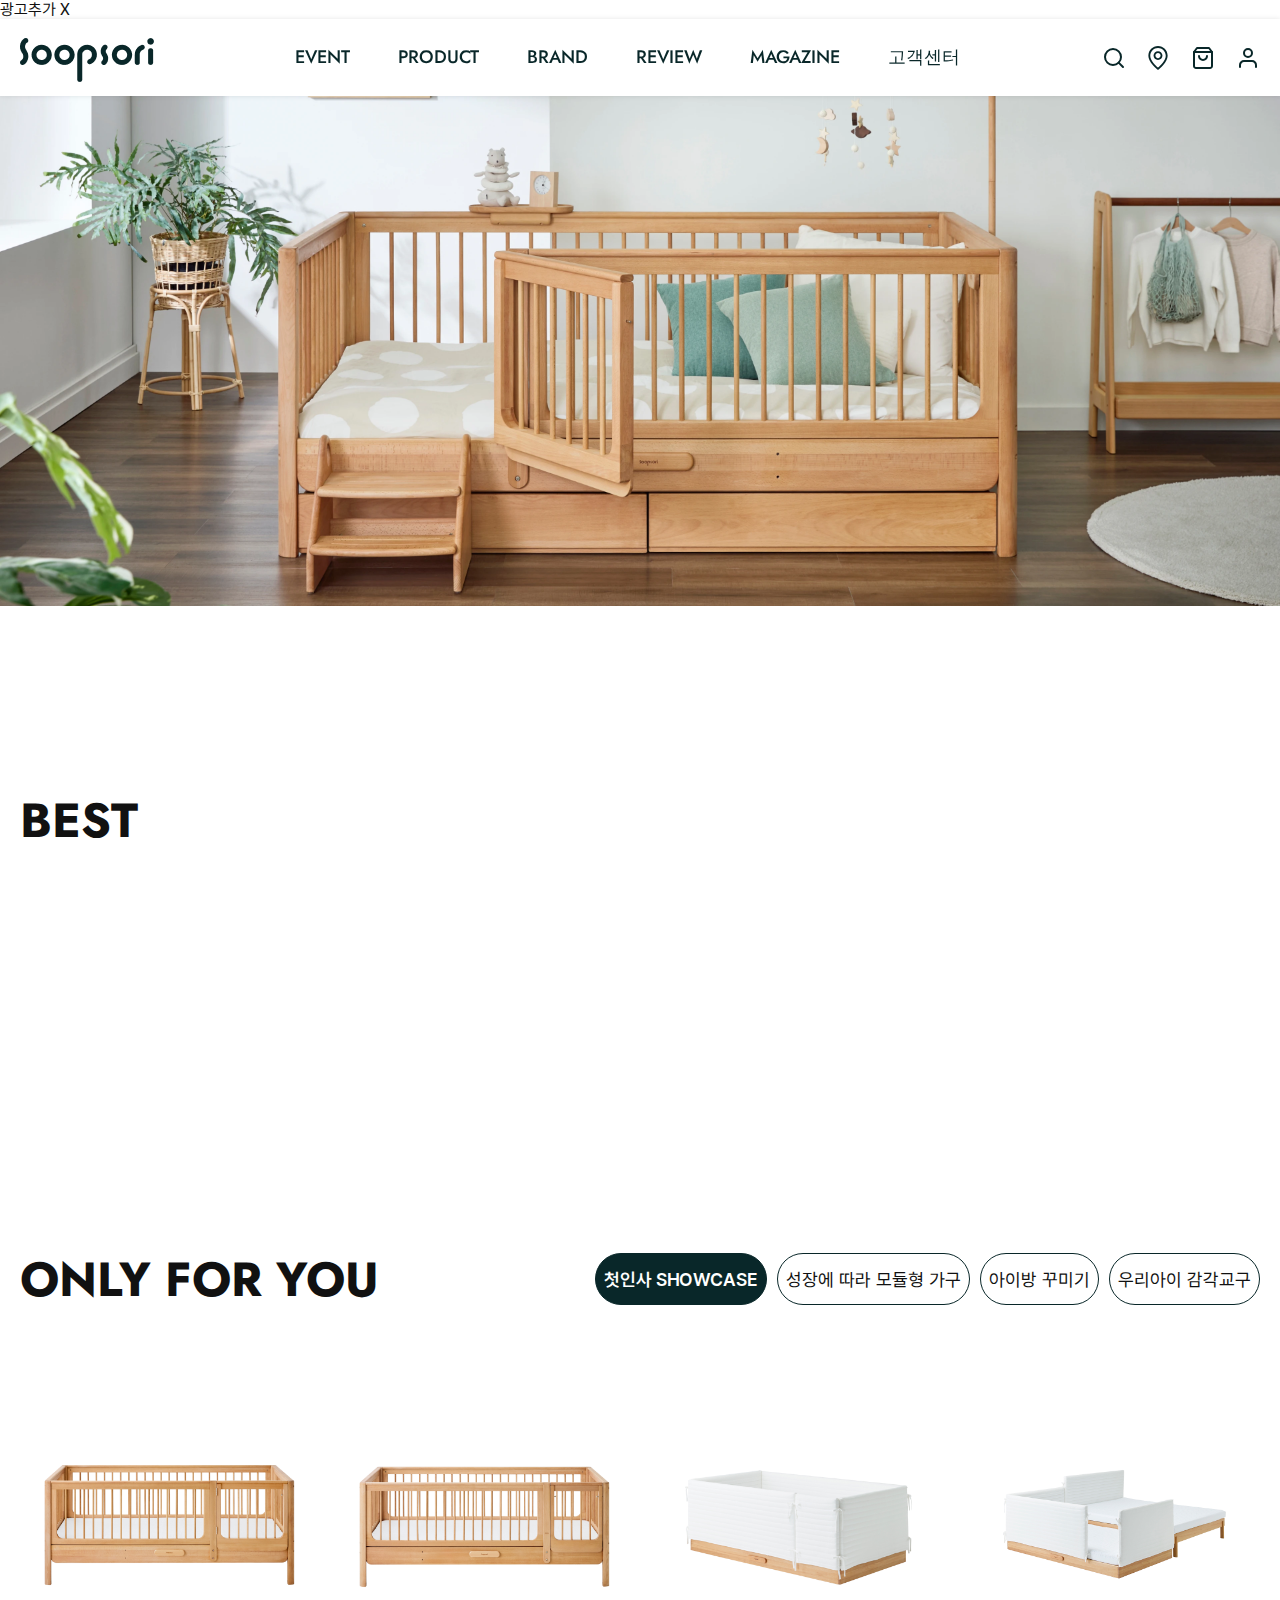
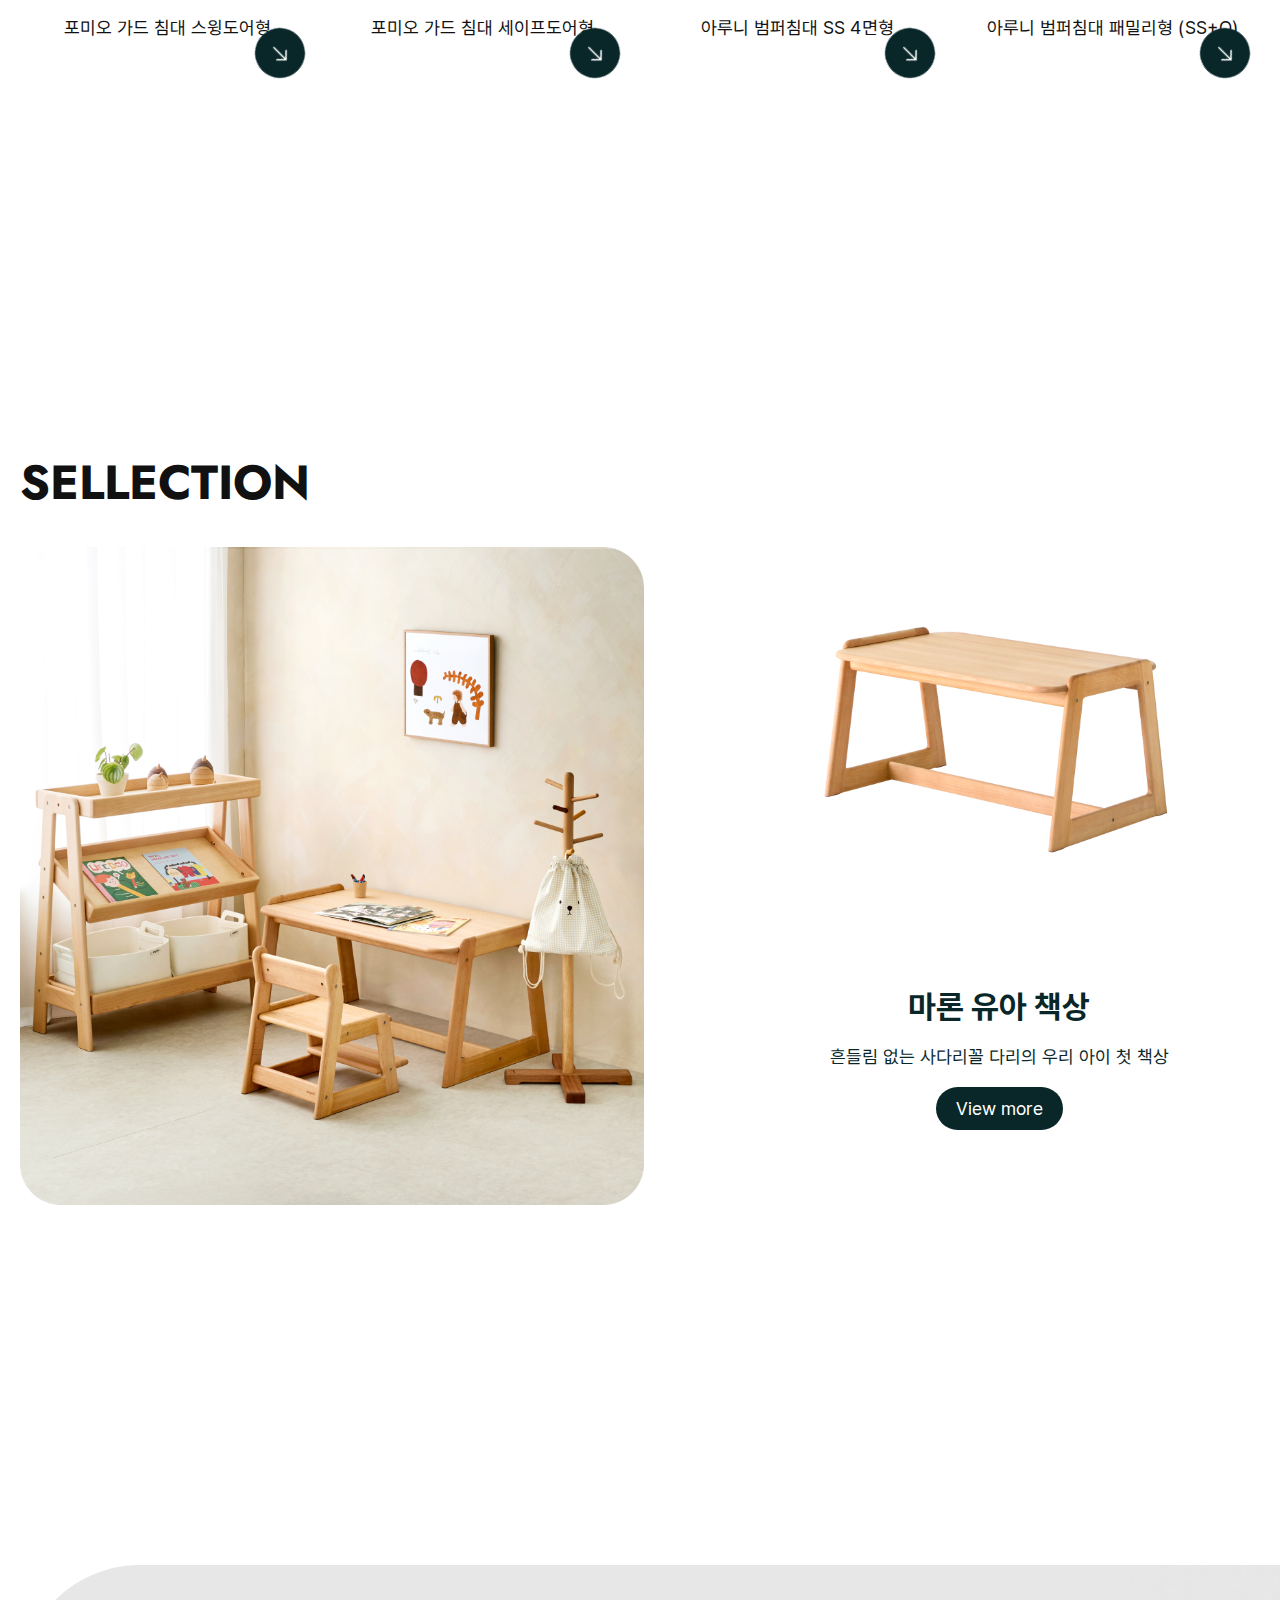
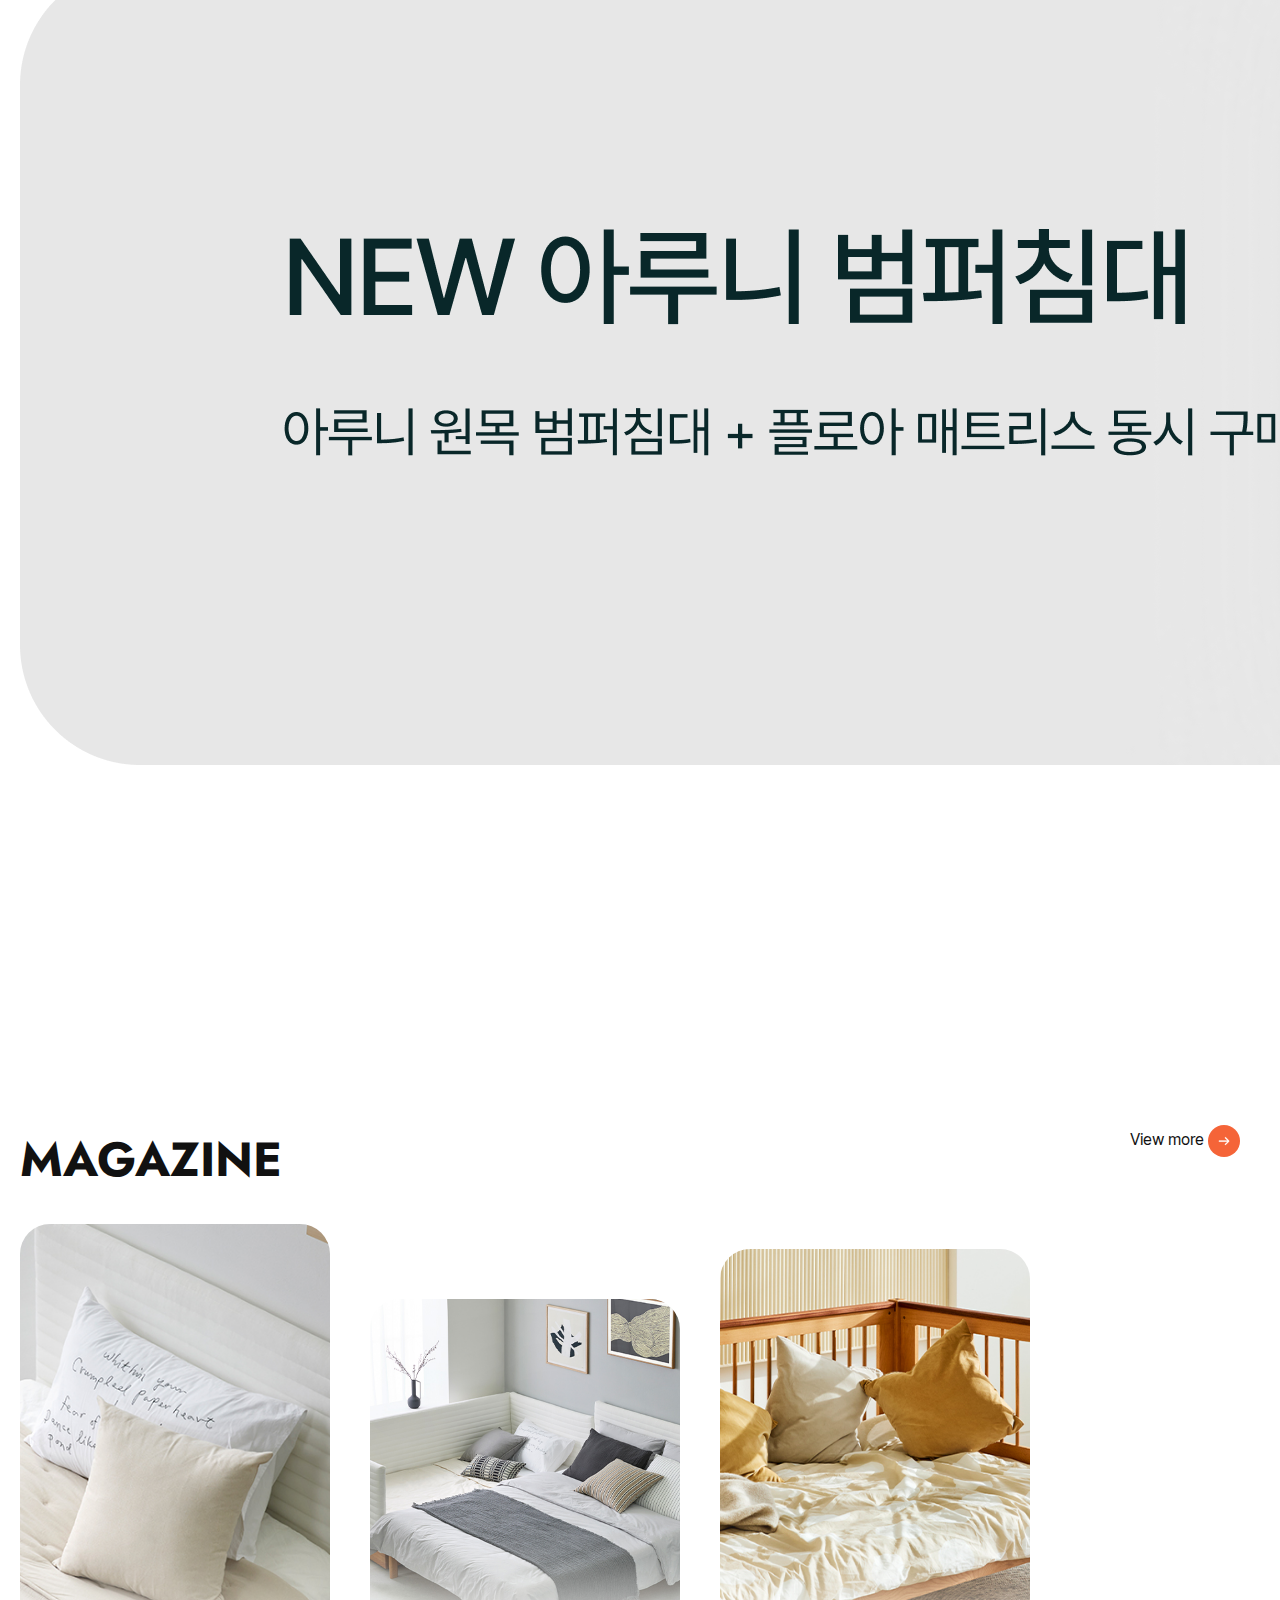
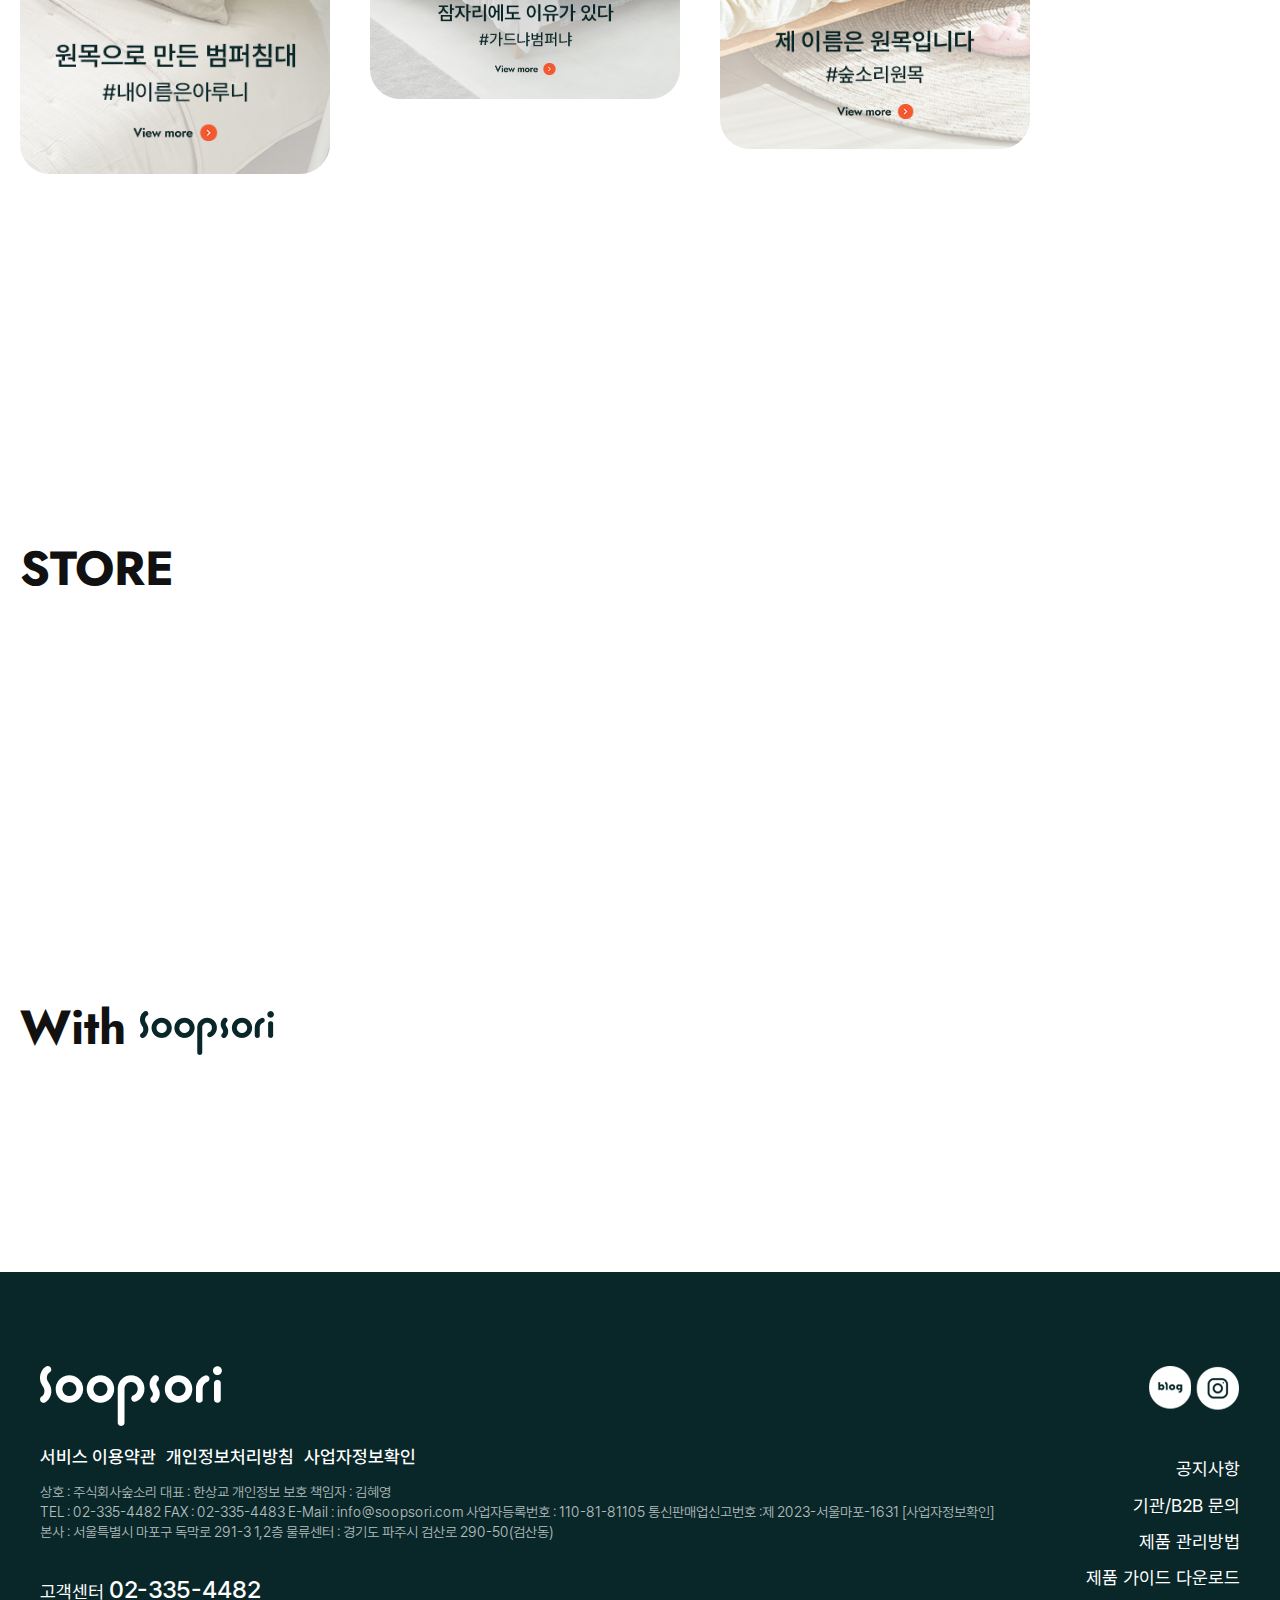
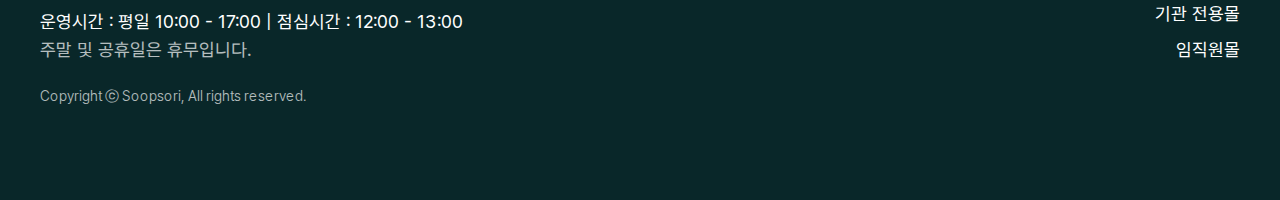
<file: index.html>
<!DOCTYPE html>
<html lang="en">

<head>
    <meta charset="UTF-8">
    <meta name="viewport" content="width=device-width, initial-scale=1.0">
    <title>숲소리</title>
    <link rel="stylesheet" href="./font/pretendard.css">
    <link
        href="https://fonts.googleapis.com/css2?family=Jost:ital,wght@0,100..900;1,100..900&family=Outfit:wght@100..900&display=swap"
        rel="stylesheet">
    <link rel="stylesheet" href="./css/common.css">
    <link rel="stylesheet" href="./css/style.css">
    <link rel="stylesheet" href="./css/only.css">
    <link rel="stylesheet" href="./css/respond.css">
</head>

<body>
    <!-- 홈페이지는 헤더, 메인, 푸터의 3영역이 있다 -->
    <!-- 홈페이지 헤더는 3등분이 아니라 좌, 우 2등분하고 정렬하는것을 습관 -->
    <!-- header 영역 -->
    <div class="add">광고추가 X</div>
    <header>
        <div class="inner">
            <!-- void는 비어있다란 의미로 자바에 활용하기 위해서 기재 습관들이자 -->
            <!-- h1.logo>a[href="#void"]>img -->
            <h1 class="logo"><a href="#void"><img src="./images/top-logo.png" alt="숲소리 로고"></a></h1>
            <!-- ul.main-menu>li*6>a[href="#void"] -->
            <ul class="main-menu">
                <li><a href="#void">EVENT</a></li>
                <li><a href="#void">PRODUCT</a></li>
                <li><a href="#void">BRAND</a></li>
                <li><a href="#void">REVIEW</a></li>
                <li><a href="#void">MAGAZINE</a></li>
                <li><a href="#void">고객센터</a></li>
            </ul>
            <!-- ul.gnb>li*4>a[href="#void"]>img -->
            <ul class="gnb">
                <li><a href="#void"><img src="./images/btn_top_search.svg" alt="검색"></a></li>
                <li class="m-hide"><a href="#void"><img src="./images/btn_top_location.svg" alt="위치"></a></li>
                <li class="m-hide"><a href="#void"><img src="./images/btn_top_cart.svg" alt="장바구니"></a></li>
                <li class="m-hide"><a href="#void"><img src="./images/btn_top_user.svg" alt="사용자"></a></li>
                <li class="ham-btn"><a href="#void"><img src="./images/ham.svg" alt="네비게이션"></a></li>

            </ul>
        </div>
    </header>
    <!-- main 영역 -->
    <main>
        <div class="main-slider-wrap">
            <div class="slider-list">
                <div class="slider"><img src="./images/slider1.webp" alt="슬라이더1">
                </div>
            </div>
        </div>
        <!-- section*7>div.inner>h2.title -->
        <section class="best-wrap">
            <div class="inner">
                <h2 class="title">BEST</h2>
            </div>
        </section>

        <section class="only-you-wrap">
            <div class="inner">
                <div class="title-box">
                    <h2 class="title">ONLY FOR YOU</h2>
                    <ul class="only-tab-list">
                        <li class="active"><a href="#void">첫인사 SHOWCASE</a></li>
                        <li><a href="#void">성장에 따라 모듈형 가구</a></li>
                        <li><a href="#void">아이방 꾸미기</a></li>
                        <li><a href="#void">우리아이 감각교구</a></li>
                    </ul>
                </div>
                <div class="only-for-slider-wrap">
                    <!-- div.only-slider-list>div.only-slider*4 -->
                    <div class="only-slider-list">
                        <div class="only-slider">
                            <div class="img-box">
                                <img src="./images/1000000445_main_05.jpg" alt="침대">
                                <img class="hover-img" src="./images/1000000445_add1_018.jpg" alt="호버이미지">
                            </div>
                            <div class="text-box">
                                <p class="only-item-title">포미오 가드 침대 스윙도어형</p>
                            </div>
                            <div class="radius"></div>
                        </div>
                        <div class="only-slider">
                            <div class="img-box">
                                <img src="./images/1000000437_main_044.jpg" alt="침대">
                                <img class="hover-img" src="./images/1000000437_add1_032.jpg" alt="호버이미지">
                            </div>
                            <div class="text-box">
                                <p class="only-item-title">포미오 가드 침대 세이프도어형</p>
                            </div>
                            <div class="radius"></div>
                        </div>
                        <div class="only-slider">
                            <div class="img-box">
                                <img src="./images/1000000033_main_04.jpg" alt="침대">
                                <img class="hover-img" src="./images/1000000033_add1_067.jpg" alt="호버이미지">
                            </div>
                            <div class="text-box">
                                <p class="only-item-title">아루니 범퍼침대 SS 4면형</p>
                            </div>
                            <div class="radius"></div>
                        </div>
                        <div class="only-slider">
                            <div class="img-box">
                                <img src="./images/1000000037_main_023.jpg" alt="침대">
                                <img class="hover-img" src="./images/1000000037_add1_013.jpg" alt="호버이미지">
                            </div>
                            <div class="text-box">
                                <p class="only-item-title">아루니 범퍼침대 패밀리형 (SS+Q)</p>
                            </div>
                            <div class="radius"></div>
                        </div>
                    </div>

                </div>

            </div>
        </section>
        <section class="selection-wrap">
            <div class="inner">
                <h2 class="title">SELLECTION</h2>
                <div class="sellection-slider-wrap">
                    <div class="sellection-list">
                        <div class="sellection">
                            <div class="sel-left">
                                <img src="./images/05_main_sell_pc1.png" alt="샘플">
                            </div>
                            <div class="sel-right">
                                <div class="img-box">
                                    <img src="./images/06_main_sell_pointer03.png" alt="책상">
                                </div>
                                <div class="text-box">
                                    <strong>마론 유아 책상</strong>
                                    <p>흔들림 없는 사다리꼴 다리의 우리 아이 첫 책상</p>
                                    <p class="more"><a href="#void">View more</a></p>
                                </div>
                            </div>
                        </div>

                    </div>
                </div>

            </div>
        </section>
        <section class="banner-wrap">
            <div class="inner">
                <h2 class="blind">할인상품 기획전</h2>
                <div class="event-banner">
                    <ul class="event-banner-list">
                        <li><a href="#void"><img src="./images/banner01.png" alt="배너"></a></li>
                    </ul>
                </div>
            </div>
        </section>

        <section class=magazine-wrap>
            <div class="inner">
                <h2 class="title">MAGAZINE</h2>
                <!-- ul.magazine-list>li*3>a[href="#void"]>img -->
                <ul class="magazine-list">
                    <li><a href="#void"><img src="./images/magazine-11dfddb0798a02d47.jpg" alt="사진1"></a></li>
                    <li><a href="#void"><img src="./images/magazine-2.jpg" alt="사진2"></a></li>
                    <li><a href="#void"><img src="./images/magazine-3.jpg" alt="사진3"></a></li>
                </ul>
                <p class="more-btn"><a href="#void">
                        <span>View more</span>
                        <span><img src="./images/btn-main-more.svg" alt="버튼"></span></a></p>

            </div>
        </section>

        <section class="store-wrap">
            <div class="inner">
                <h2 class="title">STORE</h2>
            </div>
        </section>

        <section class="with-wrap">
            <div class="inner">
                <h2 class="title">With <img src="./images/top-logo.png" alt="로고"></h2>

            </div>
        </section>

    </main>
    <!-- footer 영역 -->
    <footer>
        <div class="inner">
            <!-- div.footer-left
            div.footer-right -->
            <div class="footer-left">
                <!-- p.footer-logo>img>a[href="#void"] -->
                <p class="footer-logo"><a href="#void"><img src="./images/footerlogo.png" alt="하단로고"></a></p>
                <div class="util-address">
                    <!-- ul.util-menu>li*3>a[href="#void"] -->
                    <ul class="util-menu">
                        <li><a href="#void">서비스 이용약관</a></li>
                        <li><a href="#void">개인정보처리방침</a></li>
                        <li><a href="#void">사업자정보확인</a></li>
                    </ul>
                    <!-- address>p*3>span*5 -->
                    <address class="text-op">
                        <p>
                            <span>상호 : 주식회사숲소리</span>
                            <span>대표 : 한상교</span>
                            <span>개인정보 보호 책임자 : 김혜영</span>
                            <!-- <span></span>
                            <span></span> -->
                        </p>
                        <p>
                            <span>TEL : 02-335-4482</span>
                            <span>FAX : 02-335-4483</span>
                            <span>E-Mail : info@soopsori.com</span>
                            <span>사업자등록번호 : 110-81-81105</span>
                            <span>통신판매업신고번호 :제 2023-서울마포-1631 <a href="#void">[사업자정보확인]</a></span>
                        </p>
                        <p>
                            <span>본사 : 서울특별시 마포구 독막로 291-3 1,2층</span>
                            <span>물류센터 : 경기도 파주시 검산로 290-50(검산동)</span>
                            <!-- <span></span>
                            <span></span>
                            <span></span> -->
                        </p>
                    </address>
                </div>
                <div class="custom-center">
                    <p>고객센터 <strong>02-335-4482</strong></p>
                    <p>운영시간 : 평일 10:00 - 17:00 | 점심시간 : 12:00 - 13:00</p>
                    <p class="text-op">주말 및 공휴일은 휴무입니다.</p>

                </div>
                <p class="copy text-op">Copyright ⓒ Soopsori, All rights reserved.</p>
            </div>
            <div class="footer-right">
                <!-- ul.sns-list>li*2>a[href="#void"]>img -->
                <ul class="sns-list">
                    <li><a href="#void"><img src="./images/footer-sns-blog.png" alt="블로그"></a></li>
                    <li><a href="#void"><img src="./images/footer-sns-insta.png" alt="인스타"></a></li>
                </ul>
                <!-- ul.footer-menu>li*6>a[href="#void"] -->
                <ul class="footer-menu">
                    <li><a href="#void">공지사항</a></li>
                    <li><a href="#void">기관/B2B 문의</a></li>
                    <li><a href="#void">제품 관리방법</a></li>
                    <li><a href="#void">제품 가이드 다운로드</a></li>
                    <li><a href="#void">기관 전용몰</a></li>
                    <li><a href="#void">임직원몰</a></li>
                </ul>
            </div>
        </div>
    </footer>
</body>

</html>
</file>
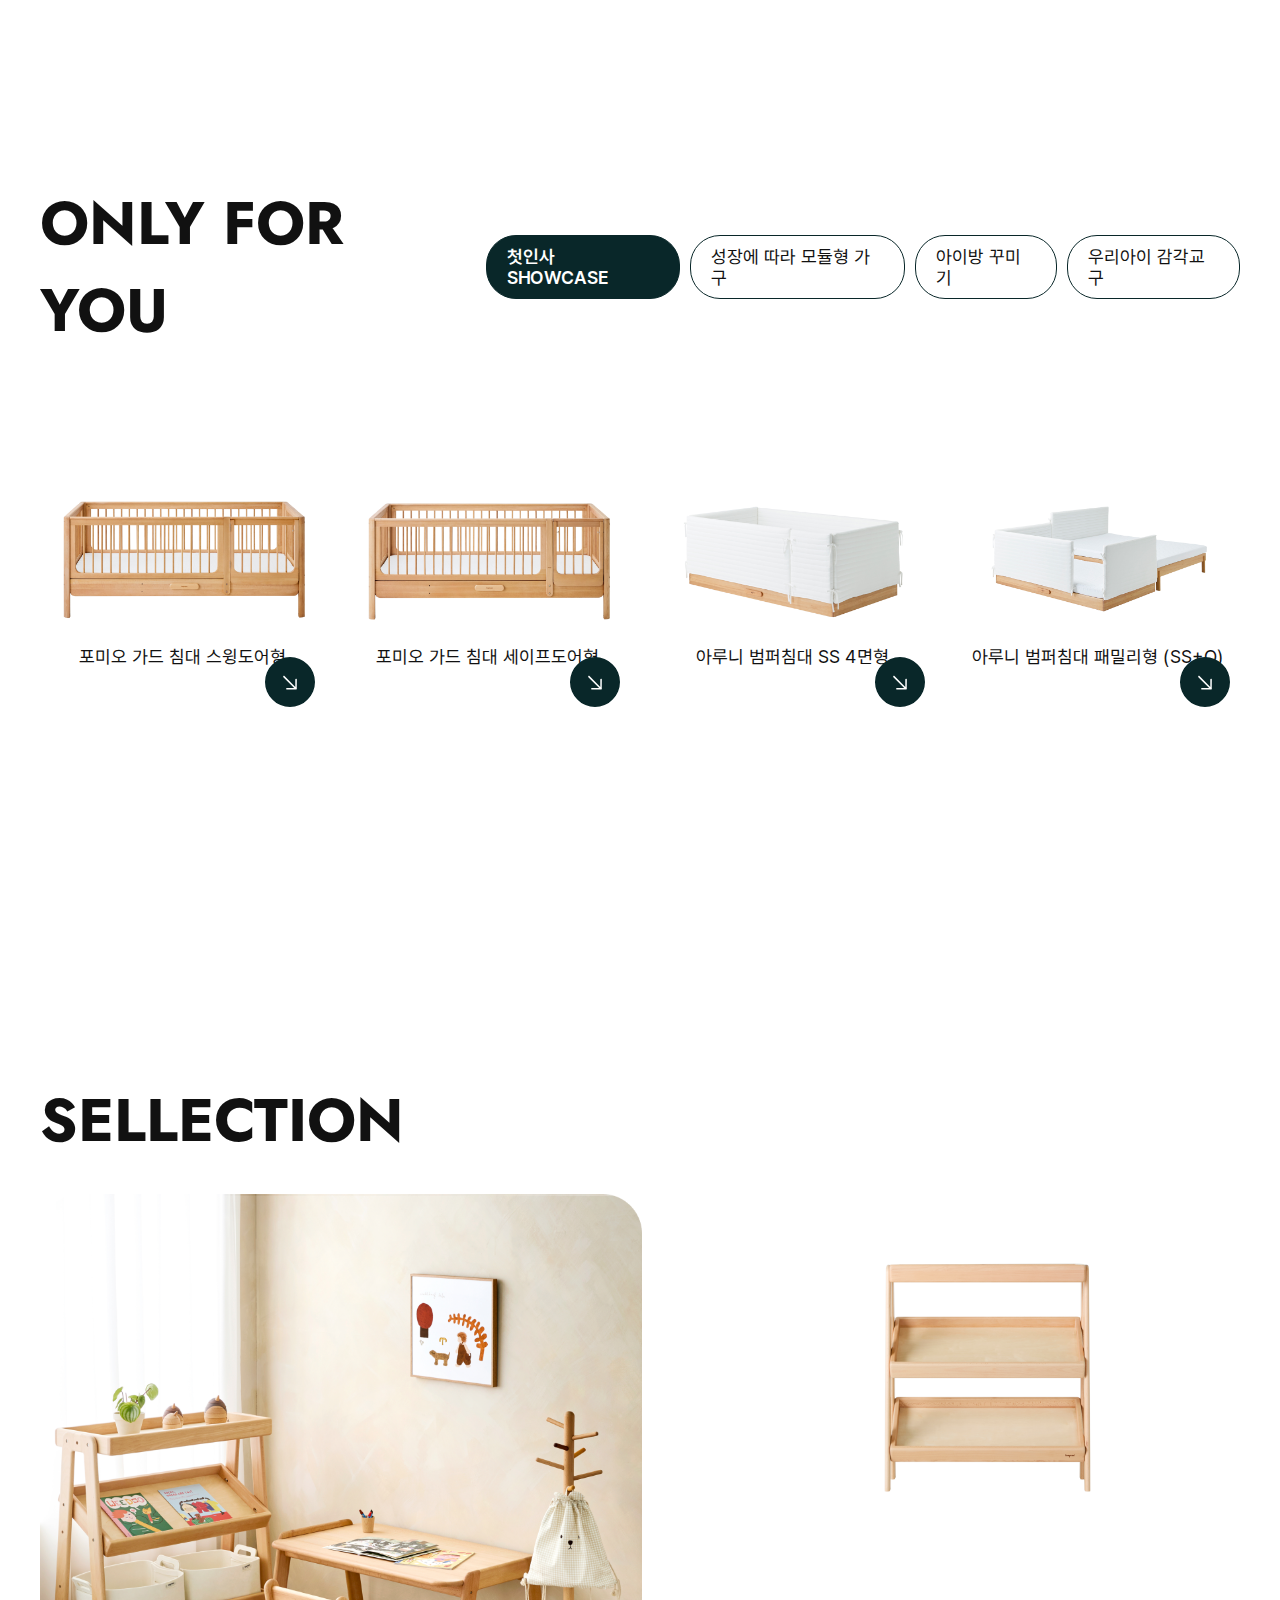
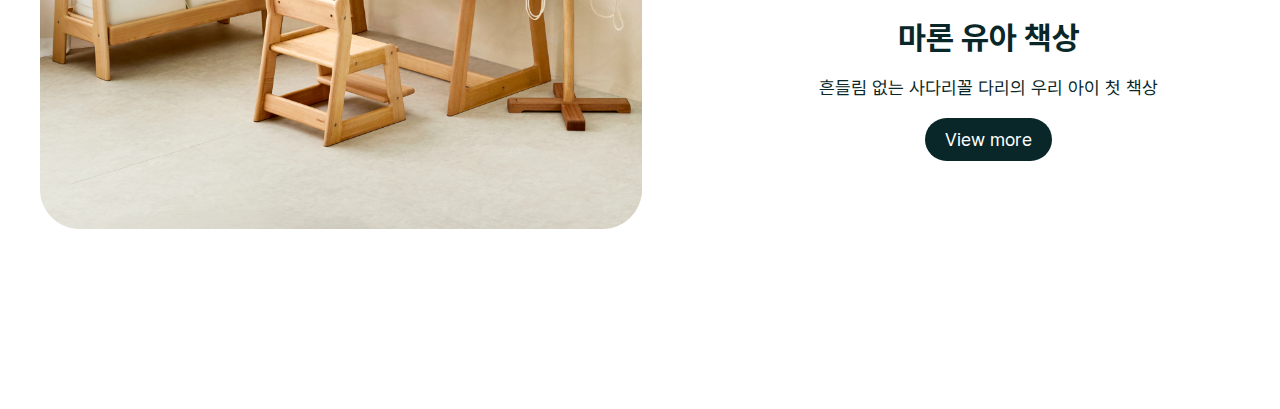
<file: only-for-you.html>
<!DOCTYPE html>
<html lang="en">

<head>
    <meta charset="UTF-8">
    <meta name="viewport" content="width=device-width, initial-scale=1.0">
    <title>Document</title>
    <link rel="stylesheet" href="./font/pretendard.css">
    <link
        href="https://fonts.googleapis.com/css2?family=Jost:ital,wght@0,100..900;1,100..900&family=Outfit:wght@100..900&display=swap"
        rel="stylesheet">
    <link rel="stylesheet" href="./css/common.css">
    <link rel="stylesheet" href="./css/style.css">
    <link rel="stylesheet" href="./css/only.css">
</head>

<body>
    <main>
        <section class="only-you-wrap">
            <div class="inner">
                <div class="title-box">
                    <h2 class="title">ONLY FOR YOU</h2>
                    <ul class="only-tab-list">
                        <li class="active"><a href="#void">첫인사 SHOWCASE</a></li>
                        <li><a href="#void">성장에 따라 모듈형 가구</a></li>
                        <li><a href="#void">아이방 꾸미기</a></li>
                        <li><a href="#void">우리아이 감각교구</a></li>
                    </ul>
                </div>
                <div class="only-for-slider-wrap">
                    <!-- div.only-slider-list>div.only-slider*4 -->
                    <div class="only-slider-list">
                        <div class="only-slider">
                            <div class="img-box">
                                <img src="./images/1000000445_main_05.jpg" alt="침대">
                                <img class="hover-img" src="./images/1000000445_add1_018.jpg" alt="호버이미지">
                            </div>
                            <div class="text-box">
                                <p class="only-item-title">포미오 가드 침대 스윙도어형</p>
                            </div>
                            <div class="radius"></div>
                        </div>
                        <div class="only-slider">
                            <div class="img-box">
                                <img src="./images/1000000437_main_044.jpg" alt="침대">
                                <img class="hover-img" src="./images/1000000437_add1_032.jpg" alt="호버이미지">
                            </div>
                            <div class="text-box">
                                <p class="only-item-title">포미오 가드 침대 세이프도어형</p>
                            </div>
                            <div class="radius"></div>
                        </div>
                        <div class="only-slider">
                            <div class="img-box">
                                <img src="./images/1000000033_main_04.jpg" alt="침대">
                                <img class="hover-img" src="./images/1000000033_add1_067.jpg" alt="호버이미지">
                            </div>
                            <div class="text-box">
                                <p class="only-item-title">아루니 범퍼침대 SS 4면형</p>
                            </div>
                            <div class="radius"></div>
                        </div>
                        <div class="only-slider">
                            <div class="img-box">
                                <img src="./images/1000000037_main_023.jpg" alt="침대">
                                <img class="hover-img" src="./images/1000000037_add1_013.jpg" alt="호버이미지">
                            </div>
                            <div class="text-box">
                                <p class="only-item-title">아루니 범퍼침대 패밀리형 (SS+Q)</p>
                            </div>
                            <div class="radius"></div>
                        </div>
                    </div>

                </div>

            </div>
        </section>
        <section class="selection-wrap">
            <div class="inner">
                <h2 class="title">SELLECTION</h2>
                <div class="sellection-slider-wrap">
                    <div class="sellection-list">
                        <div class="sellection">
                            <div class="sel-left">
                                <img src="./images/05_main_sell_pc1.png" alt="샘플">
                            </div>
                            <div class="sel-right">
                                <div class="img-box">
                                    <img src="./images/06_main_sell_pointer02.png" alt="샘플2">
                                </div>
                                <div class="text-box">
                                    <strong>마론 유아 책상</strong>
                                    <p>흔들림 없는 사다리꼴 다리의 우리 아이 첫 책상</p>
                                    <p class="more">View more</p>
                                </div>
                            </div>
                        </div>

                    </div>
                </div>

            </div>
        </section>
    </main>
</body>

</html>
</file>
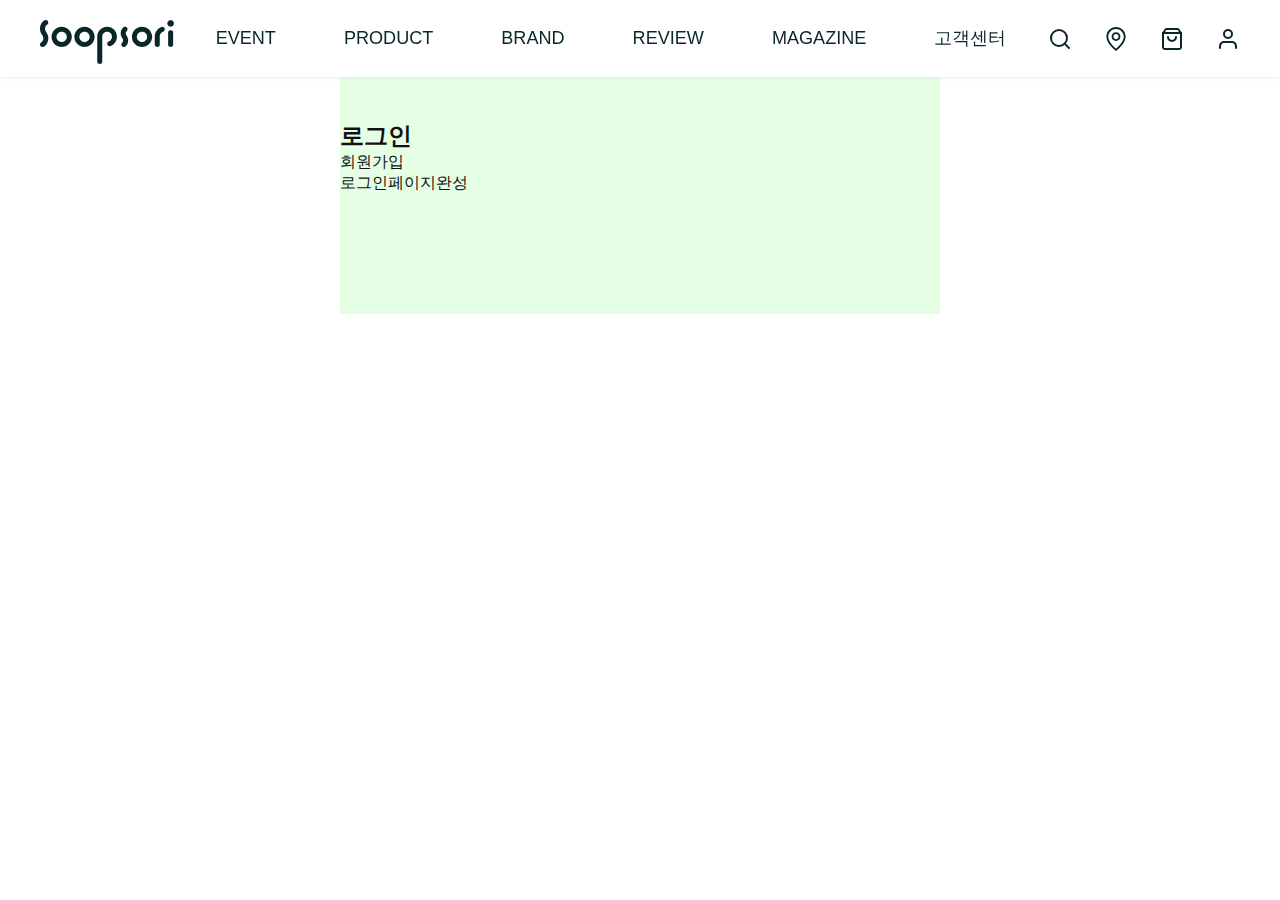
<file: signin/login.html>
<!DOCTYPE html>
<html lang="en">
<head>
    <meta charset="UTF-8">
    <meta name="viewport" content="width=device-width, initial-scale=1.0">
    <title>Document</title>
    <link rel="stylesheet" href="../css/common.css">
    <link rel="stylesheet" href="../css/style.css">
    <link rel="stylesheet" href="./css/login.css">
</head>
<body>
    <!-- <header></header>  -->
    <header>
        <div class="inner">
            <!-- void는 비어있다란 의미로 자바에 활용하기 위해서 기재 습관들이자 -->
            <!-- h1.logo>a[href="#void"]>img -->
            <h1 class="logo"><a href="#void"><img src="../images/top-logo.png" alt="숲소리 로고"></a></h1>
            <!-- ul.main-menu>li*6>a[href="#void"] -->
            <ul class="main-menu">
                <li><a href="#void">EVENT</a></li>
                <li><a href="#void">PRODUCT</a></li>
                <li><a href="#void">BRAND</a></li>
                <li><a href="#void">REVIEW</a></li>
                <li><a href="#void">MAGAZINE</a></li>
                <li><a href="#void">고객센터</a></li>
            </ul>
            <!-- ul.gnb>li*4>a[href="#void"]>img -->
            <ul class="gnb">
                <li><a href="#void"><img src="../images/btn_top_search.svg" alt="검색"></a></li>
                <li class="m-hide"><a href="#void"><img src="../images/btn_top_location.svg" alt="위치"></a></li>
                <li class="m-hide"><a href="#void"><img src="../images/btn_top_cart.svg" alt="장바구니"></a></li>
                <li class="m-hide"><a href="#void"><img src="../images/btn_top_user.svg" alt="사용자"></a></li>
                <li class="ham-btn"><a href="#void"><img src="../images/ham.svg" alt="네비게이션"></a></li>

            </ul>
        </div>
    </header>
    <main>
        <div class="small-inner">
            <h2 class="title">로그인</h2>
            <p>회원가입</p>
            <p>로그인페이지완성</p>
        </div>
    </main>
    
</body>
</html>
</file>
<file: font/pretendard.css>
/*
Copyright (c) 2021 Kil Hyung-jin, with Reserved Font Name Pretendard.
https://github.com/orioncactus/pretendard

This Font Software is licensed under the SIL Open Font License, Version 1.1.
This license is copied below, and is also available with a FAQ at:
http://scripts.sil.org/OFL
*/

@font-face {
	font-family: 'Pretendard';
	font-weight: 900;
	font-display: swap;
	src: local('Pretendard Black'), url(./woff2/Pretendard-Black.woff2) format('woff2'), url(./woff/Pretendard-Black.woff) format('woff');
}

@font-face {
	font-family: 'Pretendard';
	font-weight: 800;
	font-display: swap;
	src: local('Pretendard ExtraBold'), url(./woff2/Pretendard-ExtraBold.woff2) format('woff2'), url(./woff/Pretendard-ExtraBold.woff) format('woff');
}

@font-face {
	font-family: 'Pretendard';
	font-weight: 700;
	font-display: swap;
	src: local('Pretendard Bold'), url(./woff2/Pretendard-Bold.woff2) format('woff2'), url(./woff/Pretendard-Bold.woff) format('woff');
}

@font-face {
	font-family: 'Pretendard';
	font-weight: 600;
	font-display: swap;
	src: local('Pretendard SemiBold'), url(./woff2/Pretendard-SemiBold.woff2) format('woff2'), url(./woff/Pretendard-SemiBold.woff) format('woff');
}

@font-face {
	font-family: 'Pretendard';
	font-weight: 500;
	font-display: swap;
	src: local('Pretendard Medium'), url(./woff2/Pretendard-Medium.woff2) format('woff2'), url(./woff/Pretendard-Medium.woff) format('woff');
}

@font-face {
	font-family: 'Pretendard';
	font-weight: 400;
	font-display: swap;
	src: local('Pretendard Regular'), url(./woff2/Pretendard-Regular.woff2) format('woff2'), url(./woff/Pretendard-Regular.woff) format('woff');
}

@font-face {
	font-family: 'Pretendard';
	font-weight: 300;
	font-display: swap;
	src: local('Pretendard Light'), url(./woff2/Pretendard-Light.woff2) format('woff2'), url(./woff/Pretendard-Light.woff) format('woff');
}

@font-face {
	font-family: 'Pretendard';
	font-weight: 200;
	font-display: swap;
	src: local('Pretendard ExtraLight'), url(./woff2/Pretendard-ExtraLight.woff2) format('woff2'), url(./woff/Pretendard-ExtraLight.woff) format('woff');
}

@font-face {
	font-family: 'Pretendard';
	font-weight: 100;
	font-display: swap;
	src: local('Pretendard Thin'), url(./woff2/Pretendard-Thin.woff2) format('woff2'), url(./woff/Pretendard-Thin.woff) format('woff');
}
</file>
<file: css/common.css>
/* 공통사항
모든 여백 제거
li 장식제거
a 밑줄제거, 글자색 기본지정
img, 비디오는 위아래 정렬 */
/* em, i, address는 글자를 바로 세워야 함 */

*{
    margin: 0;
    padding: 0;
    box-sizing:border-box;
    /* 테두리와 여백이 포함된 크기가 width, height안에 포함되도록 설정
     box-sizing */
}
li{
    list-style: none;
}
a{
    text-decoration: none;
    /* color: #222; */
    /* 부모의 color속성을 상속받아서 사용할때 inherit활용 */
    color:inherit;
}
img,video{
    vertical-align: middle;
}

em,i,address{
    font-style: normal;
}

/* blind */
.blind{
    position: absolute;
    top:-99999px;
}

/* body */
body{
    font-family:Pretendard, "돋움",'sans-serif';
    /* font-size:16px; */
    color:#111;
}
</file>
<file: css/style.css>
/* 변수 설정하기 */
/* 전역변수 */
:root {
    /* --변수명 : 값; */
    /* 변수명 : 한글, 영문자, 숫자, -, _ , 가급적 한글지양 */
    /* 대소문자 구분해야함 */
    --default: #092729;
    --title-size: 60px;
    --title-family: "Jost", sans-serif;
}

/* ham-btn 숨기기 */
.ham-btn {
    display: none;
}

/* font-family: "Jost", sans-serif; */


.inner {
    width: 100%;
    max-width: 1920px;
    padding: 0 40px;
    margin: 0 auto;
    /* background-color: rgba(255, 0, 0, 0.3); */
}

/* header */
header {
    background: white;
    box-shadow: 0 0 5px rgba(0, 0, 0, 0.1);
    position: fixed;
    /* 픽스드는 저절로 줄어드나 반드시 너비값을 줘야함 */
    width: 100%;
    z-index: 1000;
    /* 헤더는 z인덱스로 가장 앞으로 보낸다 */
}

header .inner {
    display: flex;
    justify-content: space-between;
    line-height: 76px;
}

header .inner ul {
    display: flex;
}

.main-menu {
    gap: 68px;

}

.main-menu>li>a {
    font-family: var(--title-family);
    font-size: 1.13rem;
    font-weight: 500;
    color: var(--default);
}

.gnb {
    gap: 32px;
}

/* main */



.main-slider-wrap .slider img {
    width: 100%;
}

section {
    padding: 180px 0;
}

section .inner {
    position: relative;
}

section .title {
    font-family: var(--title-family);
    font-size: var(--title-size);
    margin-bottom: 30px;
}

.magazine-list {
    display: flex;
    gap: 40px;
    align-items: center;
}

.magazine-list>li {
    width: 25%;
    border-radius: 30px;
    overflow: hidden;
}

.magazine-list>li:first-child {
    height: 550px;
}

.magazine-list>li:nth-child(2) {
    height: 400px;
}

.magazine-list>li:last-child {
    height: 500px;
}



.magazine-list>li img {
    width: 100%;
    height: 100%;
    object-fit: cover;
}

.more-btn {
    position: absolute;
    right: 40px;
    top: 0px;
}

/* footer */

footer {
    background: var(--default);
    color: white;
}

footer .inner {
    padding: 94px 40px;
    max-width: 1680px;
    display: flex;
    justify-content: space-between;
}

.footer-left .util-address {
    margin-top: 20px;
}

.footer-left .util-address .util-menu {
    display: flex;
    gap: 10px;
    font-size: 1.13rem;
    font-weight: 500;
    margin-bottom: 15px;
}

.footer-left .util-address address {
    font-size: 0.88rem;
    font-weight: 300;
    line-height: 20px;
}

.footer-left .custom-center {
    margin-top: 30px;
    line-height: 1.5;
}

.footer-left .custom-center p {
    font-size: 1.13rem;
}

.footer-left .custom-center p strong {
    font-size: 1.5rem;
    font-weight: 500;
}

.footer-left .copy {
    font-size: 0.88rem;
    font-weight: 300;
    margin: 24px 0 0;
}

.footer-left .text-op {
    opacity: 0.7;
}

.footer-right {
    text-align: end;
}

.footer-right .sns-list {
    display: flex;
    gap: 4px;
    justify-content: flex-end;
    margin-bottom: 40px;
}

.footer-right .footer-menu {
    font-size: 1.13rem;
    line-height: 2;
}
</file>
<file: css/only.css>
/* .only-you-wrap {
    background: rgba(255, 0, 0, 0.1);
} */
 

.only-you-wrap .title {
    margin-bottom: 0;
}

.title-box {
    display: flex;
    justify-content: space-between;
    align-items: center;
    margin-bottom: 30px;
}

.only-tab-list {
    display: flex;
    gap: 10px;
}

.only-tab-list li a {
    display: block;
    padding: 10px 20px;
    border: 1px solid #092729;
    border-radius: 30px;
    font-size: 1.13rem;
}

.only-tab-list li a:hover {
    background: #ddd;
}

.only-tab-list li.active a {
    background: #092729;
    color: #fff;
    font-weight: 600;
}

.only-slider-list {
    display: flex;
    gap: 20px;
    justify-content: space-between;
}

.only-slider-list>div {
    position: relative;
    /* border: 1px solid red; */
    padding: 2% 0;
    border-radius: 40px 40px 0 40px;
    overflow: hidden;
    background: #fff;

}

.only-slider-list>div img {
    width: 100%;
    height: 100%;
    /* object-fit: cover; 이미지 간격에 맞게 맞추기 */
    object-fit: cover;
}

.only-slider-list>div .hover-img {
    position: absolute;
    top: 0;
    left: 0;
    opacity: 0;
    transition: 0.3s;
}

.only-slider-list>div .text-box {
    position: absolute;
    bottom: 50px;
    width: 100%;
    text-align: center;
    /* left:50%;
    transform: translateX(-50%); */
    font-size: 1.13rem;
    /* background-color: rgba(0, 0, 255, 0.1); */
    z-index: 1;
}

.only-slider-list>div .radius {
    width: 75px;
    height: 75px;
    background: red;
    background: #fff;
    border-radius: 40px 0 0 0;
    position: absolute;
    right: 0;
    bottom: 0;

}

.only-slider-list>div .radius::before {
    content: "";
    display: block;
    background: green;
    /* 투명처리 background: transparent; */
    background: transparent;
    width: 80px;
    height: 80px;
    border-radius: 50%;
    position: absolute;
    left: -80px;
    bottom: 0;
    box-shadow: 40px 40px 0 yellow;
    box-shadow: 40px 40px 0 #fff;
}

.only-slider-list>div .radius::after {
    content: "";
    display: block;
    background: hotpink;
    background: transparent;
    width: 80px;
    height: 80px;
    border-radius: 50%;
    position: absolute;
    top: -80px;
    right: 0;
    box-shadow: 40px 40px 0 orange;
    box-shadow: 40px 40px 0 #fff;

}

.only-slider-list>div:hover .hover-img {
    opacity: 1;
}

.only-slider-list>div:hover .text-box {
    color: #fff;
}

.only-slider-list>div::after {
    content: "";
    display: block;
    position: absolute;
    right: 10px;
    bottom: 10px;
    width: 50px;
    height: 50px;
    background: #092729 url(../images/arrow-right.svg) no-repeat center center;
    background-size: 50%;
    z-index: 1000;
    border-radius: 50%;
    transform: rotate(45deg);
    transition: 0.3s;

}

.only-slider-list>div:hover::after {
    right: 0;
    bottom: 0;
}

.sellection-slider-wrap .sellection-list .sellection {
    display: flex;
    justify-content: space-between;
}

.sellection>div img {
    width: 100%;
}

.sel-right {
    display: flex;
    flex-direction: column;
    justify-content: center;
    align-items: center;
    gap: 40px;
    padding-left: 95px;
}

.sel-right .text-box {
    margin: 75px 0 30px;
    text-align: center;
}


.sel-right .text-box>strong {
    font-size: 2rem;
    font-weight: 700;
    color: #092729;
    margin-bottom: 20px;
}

.sel-right .text-box>p {
    font-size: 1.13rem;
    color: #092729;
    padding: 20px 0;

}

.sel-right .text-box .more {
    /* display: inline-block; */
    /* 인라인속성은 항상 블럭처리 */
    display: inline-block;
    border-radius: 30px;
    background: #092729;
    color: #fff;
    padding: 11px 20px;
}
</file>
<file: css/respond.css>
/* 해상도 1280이하 */
@media screen and (max-width:1280px) {
    .inner {
        padding: 0 20px;
    }

    .main-menu {
        gap: 3rem;
    }

    .gnb {
        gap: 1.3rem;
    }

    section .title {
        font-size: 3rem;
    }

    .only-tab-list li a {
        padding: 0.9rem 0.5rem;
    }
}



/* 해상도 1024이하 */
@media screen and (max-width:1024px) {
    html {
        font-size: 14px;
    }

    /* 본문에 em으로 부여한 css들은 전부 해상도 기본폰트에 맞춰 자동사이즈 */

    /* 1.제거하기 */
    .main-menu {
        display: none !important;
        ;
    }

    .m-hide {
        display: none;
    }

    /* 2.보이기 */
    .ham-btn {
        display: block;
    }

    /* 3.100%만들기 */

    /* 4. footer .inner에 준 flex를 취소하여
    footer-left 와 footer-right를 다른줄로 변경 */

    footer .inner {
        display: block;
        padding: 3rem 20px;
    }

    .footer-right .sns-list {
        justify-content: flex-start;
        margin-top: 1.5rem;
    }

    .footer-right .footer-menu {
        display: flex;
        gap: 10px;
        flex-wrap: wrap;
    }

}

/* 해상도 768이하 */
@media screen and (max-width:768px) {
    html {
        font-size: 12px;
    }

    /* 1. header .inner 줄간격 */
    header .inner {
        line-height: 56px;

    }

    /* 2. 로고 사이즈 줄이기 */
    .logo img {
        width: 110px;

    }

    /* 3.햄버거 버튼 크기 줄이기 */
    .ham-btn img {
        width: 24px;
    }
}
</file>
<file: signin/css/login.css>
.small-inner{
    max-width: 600px;
    margin: 0 auto;
    padding: 120px 0;
    background-color: rgba(0,255,0,0.1);
}
</file>
